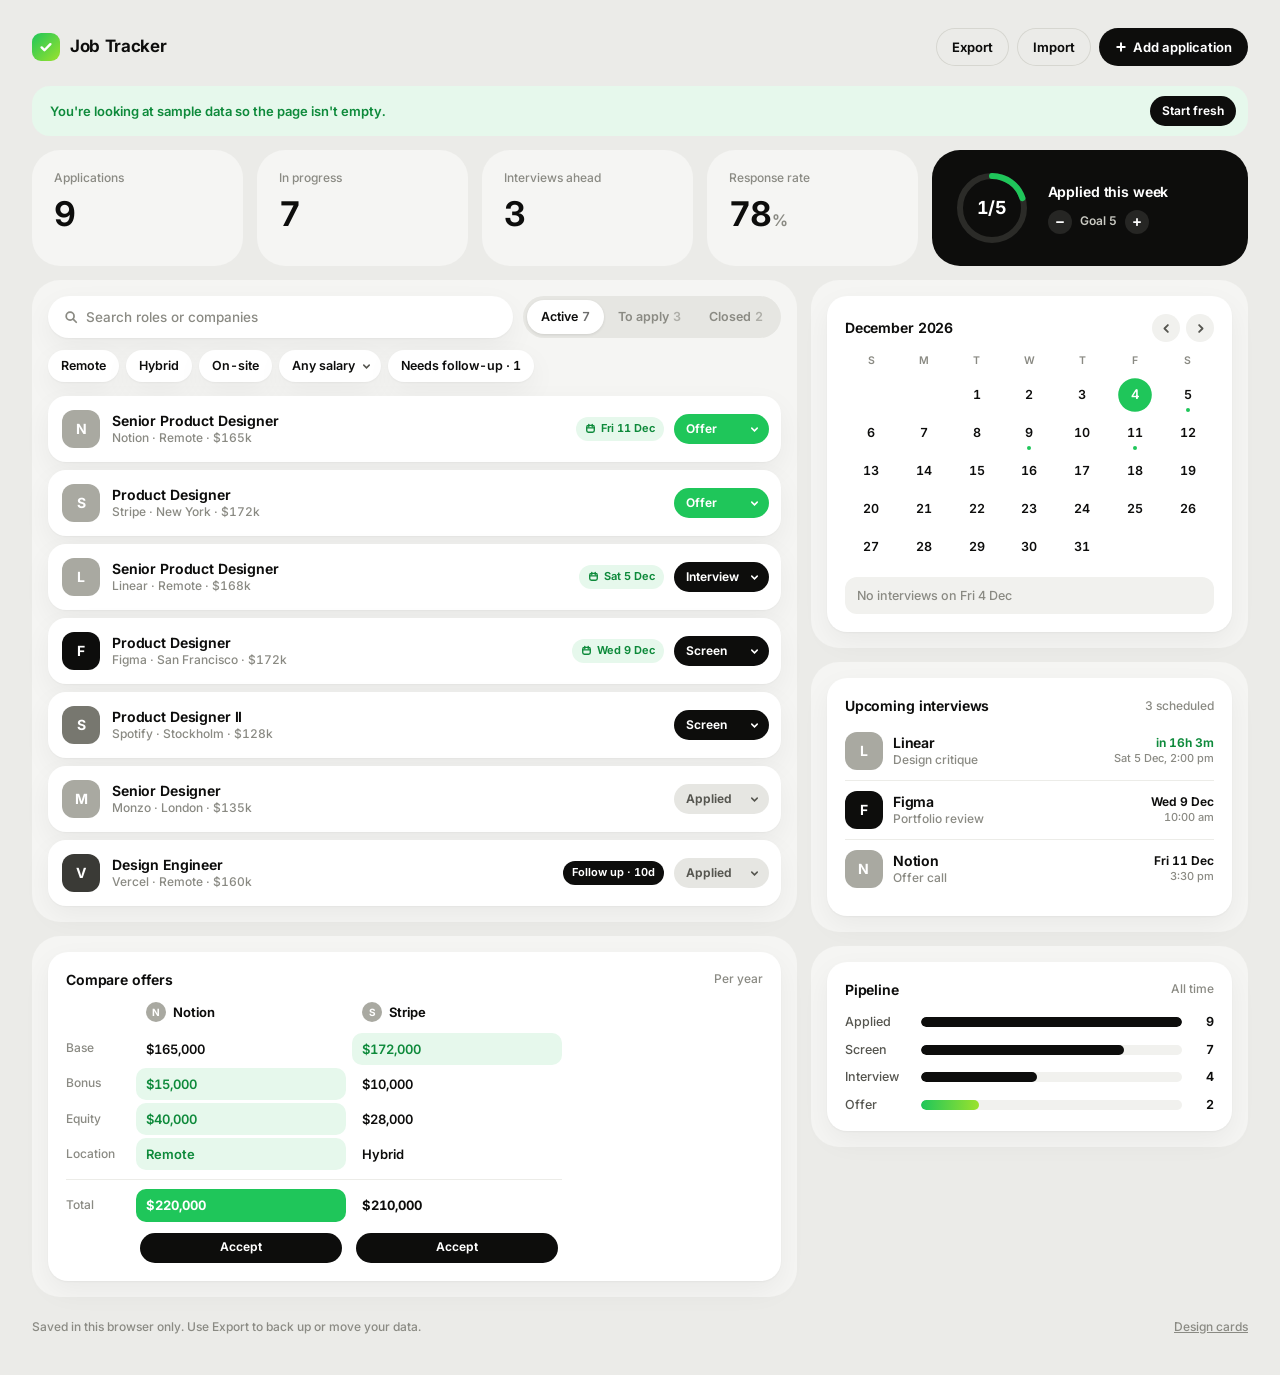
<file: index.html>
<!doctype html>
<html lang="en">
<head>
<meta charset="utf-8">
<meta name="viewport" content="width=device-width, initial-scale=1">
<title>Job Tracker</title>
<meta name="description" content="Track job applications, interviews and offers. Your data stays in your browser.">
<link rel="preconnect" href="https://fonts.gstatic.com" crossorigin>
<link rel="stylesheet" href="https://fonts.googleapis.com/css2?family=Inter:wght@400..700&display=swap">
<link rel="stylesheet" href="app.css">
</head>
<body>

<svg width="0" height="0" style="position:absolute" aria-hidden="true">
  <symbol id="check" viewBox="0 0 16 16"><path d="M3 8.5l3.2 3.2L13 4.8"/></symbol>
  <symbol id="left" viewBox="0 0 16 16"><path d="M10 3L5 8l5 5"/></symbol>
  <symbol id="right" viewBox="0 0 16 16"><path d="M6 3l5 5-5 5"/></symbol>
  <symbol id="plus" viewBox="0 0 16 16"><path d="M8 3v10M3 8h10"/></symbol>
  <symbol id="minus" viewBox="0 0 16 16"><path d="M3 8h10"/></symbol>
  <symbol id="x" viewBox="0 0 16 16"><path d="M4 4l8 8M12 4l-8 8"/></symbol>
  <symbol id="search" viewBox="0 0 16 16"><circle cx="7" cy="7" r="4.5"/><path d="M10.5 10.5L14 14"/></symbol>
  <symbol id="i-cal" viewBox="0 0 16 16"><rect x="2.5" y="3.5" width="11" height="10" rx="2.5"/><path d="M2.5 7h11M5.5 2v3M10.5 2v3"/></symbol>
</svg>

<div class="wrap">

  <header class="top">
    <div class="brand"><span class="logo"><svg class="ic"><use href="#check"/></svg></span>Job Tracker</div>
    <div class="top-actions">
      <button class="btn ghost" data-act="export">Export</button>
      <button class="btn ghost" data-act="import">Import</button>
      <button class="btn dark" data-act="new"><svg class="ic"><use href="#plus"/></svg>Add application</button>
      <input type="file" id="import-file" accept="application/json,.json" hidden>
    </div>
  </header>

  <div class="banner" id="banner" hidden>
    <span>You're looking at sample data so the page isn't empty.</span>
    <button class="btn small dark" data-act="clear-sample">Start fresh</button>
  </div>

  <section class="stats" id="stats" aria-label="Dashboard"></section>

  <div class="main">
    <div class="col-main">
      <section class="tile" aria-label="Applications">
        <div class="toolbar">
          <label class="field">
            <svg class="ic"><use href="#search"/></svg>
            <input id="q" type="search" placeholder="Search roles or companies" autocomplete="off">
          </label>
          <div class="seg" id="tabs" role="tablist"></div>
        </div>
        <div class="chips" id="chips"></div>
        <ul class="apps" id="apps"></ul>
      </section>

      <section class="tile" aria-label="Offer comparison">
        <div class="card">
          <div class="row"><h2 class="h grow">Compare offers</h2><span class="sub">Per year</span></div>
          <div id="offers"></div>
        </div>
      </section>
    </div>

    <aside class="col-side">
      <section class="tile" aria-label="Interview calendar">
        <div class="card" id="calendar"></div>
      </section>
      <section class="tile" aria-label="Upcoming interviews">
        <div class="card">
          <div class="row"><h2 class="h grow">Upcoming interviews</h2><span class="sub" id="up-count"></span></div>
          <ul class="ups" id="upcoming"></ul>
        </div>
      </section>
      <section class="tile" aria-label="Pipeline">
        <div class="card">
          <div class="row"><h2 class="h grow">Pipeline</h2><span class="sub">All time</span></div>
          <div class="fun" id="funnel"></div>
        </div>
      </section>
    </aside>
  </div>

  <footer class="foot">
    <span>Saved in this browser only. Use Export to back up or move your data.</span>
    <a href="cards.html">Design cards</a>
  </footer>
</div>

<dialog id="dlg" aria-labelledby="dlg-title">
  <form id="form" method="dialog" novalidate>
    <div class="dlg-head">
      <h2 class="h" id="dlg-title">Add application</h2>
      <button type="button" class="x" data-act="close" aria-label="Close"><svg class="ic"><use href="#x"/></svg></button>
    </div>

    <div class="dlg-body">
      <div class="grid2">
        <label class="f"><span>Company</span><input name="company" required maxlength="80" placeholder="Linear"></label>
        <label class="f"><span>Role</span><input name="role" required maxlength="100" placeholder="Senior Product Designer"></label>
        <label class="f"><span>Location</span><input name="location" maxlength="80" placeholder="New York"></label>
        <label class="f"><span>Work mode</span>
          <select name="mode"><option value="remote">Remote</option><option value="hybrid">Hybrid</option><option value="onsite">On-site</option></select>
        </label>
        <label class="f"><span>Salary (per year, $)</span><input name="salary" type="number" min="0" step="1000" inputmode="numeric" placeholder="165000"></label>
        <label class="f"><span>Job link</span><input name="url" type="url" maxlength="500" placeholder="https://"></label>
        <label class="f"><span>Status</span><select name="status" id="f-status"></select></label>
        <label class="f"><span>Applied on</span><input name="applied" type="date"></label>
      </div>

      <fieldset class="fs" id="offer-fs" hidden>
        <legend>Offer</legend>
        <div class="grid3">
          <label class="f"><span>Base</span><input name="base" type="number" min="0" step="1000" inputmode="numeric"></label>
          <label class="f"><span>Bonus</span><input name="bonus" type="number" min="0" step="500" inputmode="numeric"></label>
          <label class="f"><span>Equity / yr</span><input name="equity" type="number" min="0" step="500" inputmode="numeric"></label>
        </div>
      </fieldset>

      <fieldset class="fs">
        <legend>Interviews</legend>
        <ul class="sublist" id="iv-list"></ul>
        <div class="addrow iv">
          <input id="iv-date" type="date" aria-label="Interview date">
          <input id="iv-time" type="time" aria-label="Interview time">
          <input id="iv-type" maxlength="60" placeholder="Portfolio review" aria-label="Interview type">
          <button type="button" class="btn small" data-act="add-iv">Add</button>
        </div>
      </fieldset>

      <fieldset class="fs">
        <legend>Notes</legend>
        <ul class="sublist" id="note-list"></ul>
        <div class="addrow">
          <input id="note-text" maxlength="300" placeholder="Ask about team size" aria-label="Note">
          <button type="button" class="btn small" data-act="add-note">Add</button>
        </div>
      </fieldset>

      <p class="err" id="err" role="alert" hidden></p>
    </div>

    <div class="dlg-foot">
      <button type="button" class="btn danger" data-act="delete" id="btn-delete">Delete</button>
      <span class="grow"></span>
      <button type="button" class="btn ghost" data-act="close">Cancel</button>
      <button type="submit" class="btn green">Save</button>
    </div>
  </form>
</dialog>

<div class="toast" id="toast" role="status" aria-live="polite"></div>

<script src="app.js"></script>
</body>
</html>
</file>
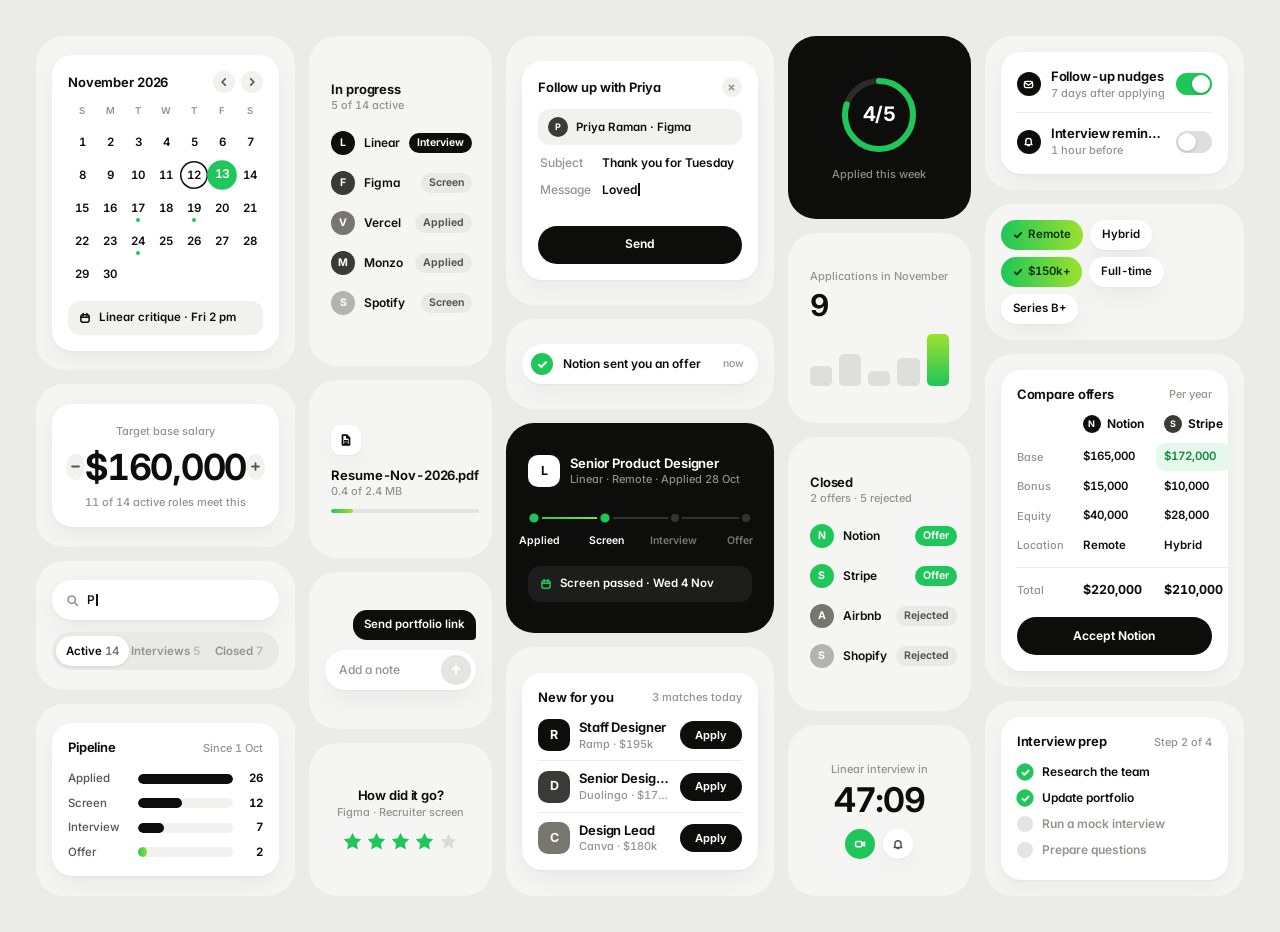
<file: cards.html>
<!doctype html>
<html lang="en">
<head>
<meta charset="utf-8">
<meta name="viewport" content="width=device-width, initial-scale=1">
<title>Job Tracker — Interface Cards</title>
<link rel="preconnect" href="https://fonts.gstatic.com" crossorigin>
<link rel="stylesheet" href="https://fonts.googleapis.com/css2?family=Inter:wght@400..700&display=swap">
<style>
  :root {
    --canvas: #ebebe8;
    --tile: #f5f5f3;
    --card: #ffffff;
    --ink: #0d0d0c;
    --ink-2: #55554f;
    --ink-3: #94948d;
    --line: #ecece8;
    --fill: #f1f1ee;
    --green: #1fc65a;
    --green-2: #9be22d;
    --green-tint: #e6f8ec;
    --green-ink: #0e8a3b;
    --shadow: 0 1px 2px rgba(13,13,12,.04), 0 10px 28px rgba(13,13,12,.05);
    --ease: cubic-bezier(.3,.7,.2,1);
    --spring: cubic-bezier(.34,1.56,.64,1);
  }
  * { box-sizing: border-box; margin: 0; padding: 0; }
  html { -webkit-text-size-adjust: 100%; }
  body {
    background: var(--canvas);
    color: var(--ink);
    font: 500 13px/1.35 Inter, "SF Pro Text", -apple-system, BlinkMacSystemFont, "Segoe UI", Roboto, "Helvetica Neue", Arial, sans-serif;
    -webkit-font-smoothing: antialiased;
    font-feature-settings: "tnum" 1, "cv11" 1;
    min-height: 100vh;
  }
  button { font: inherit; color: inherit; border: 0; background: none; cursor: default; }
  svg { display: block; }
  .ic { width: 14px; height: 14px; fill: none; stroke: currentColor; stroke-width: 2; stroke-linecap: round; stroke-linejoin: round; flex: none; }

  /* ---------- canvas ---------- */
  .board {
    max-width: 1440px; margin: 0 auto; padding: 36px;
    display: grid; gap: 14px;
    grid-template-columns: 1.22fr .86fr 1.26fr .86fr 1.22fr;
    align-items: stretch;
  }
  .col { display: flex; flex-direction: column; gap: 14px; min-width: 0; }
  .tile {
    position: relative; overflow: hidden;
    background: var(--tile); border-radius: 28px; padding: 16px;
    flex: 1 0 auto; display: grid; align-content: center; min-width: 0;
  }
  .tile.bare { padding: 22px 22px; }
  .tile.dark { background: var(--ink); color: #fff; }
  .card { background: var(--card); border-radius: 20px; padding: 16px; box-shadow: var(--shadow); min-width: 0; }
  .card + .card { margin-top: 10px; }

  .h { font-size: 13px; font-weight: 650; letter-spacing: -.01em; }
  .sub { font-size: 11px; color: var(--ink-3); font-weight: 500; }
  .row { display: flex; align-items: center; gap: 10px; min-width: 0; }
  .grow { flex: 1; min-width: 0; }
  .clip { white-space: nowrap; overflow: hidden; text-overflow: ellipsis; }
  .big { font-size: 40px; line-height: 1; font-weight: 680; letter-spacing: -.035em; }

  .av { width: 24px; height: 24px; border-radius: 50%; background: var(--ink); color: #fff; display: grid; place-items: center; font-size: 10.5px; font-weight: 700; flex: none; }
  .av.g2 { background: #3a3a36; } .av.g3 { background: #77776f; } .av.g4 { background: #b4b4ac; } .av.gr { background: var(--green); }
  .av.lg { width: 32px; height: 32px; font-size: 12.5px; border-radius: 10px; }

  .tapdot { position: absolute; width: 36px; height: 36px; margin: -18px 0 0 -18px; border-radius: 50%; background: rgba(120,120,115,.34); pointer-events: none; z-index: 5; animation: tap .55s var(--ease) forwards; }
  @keyframes tap { 0% { transform: scale(.35); opacity: 0; } 25% { opacity: 1; } 100% { transform: scale(1.15); opacity: 0; } }
  .is-press { transform: scale(.94); }
  .pressable { transition: transform .16s var(--ease), background .25s var(--ease), color .25s var(--ease), box-shadow .25s var(--ease); }

  .caret::after { content: ""; display: inline-block; width: 1.5px; height: 1.05em; background: var(--ink); margin-left: 1px; vertical-align: -2px; animation: blink 1s steps(1) infinite; }
  @keyframes blink { 50% { opacity: 0; } }

  /* ---------- 1 calendar ---------- */
  .cal-head { display: flex; align-items: center; justify-content: space-between; margin-bottom: 12px; }
  .cal-nav { display: flex; gap: 6px; }
  .cal-nav span { width: 22px; height: 22px; border-radius: 50%; background: var(--fill); display: grid; place-items: center; color: var(--ink-2); }
  .cal-nav .ic { width: 10px; height: 10px; stroke-width: 2.6; }
  .cal-grid { display: grid; grid-template-columns: repeat(7, 1fr); row-gap: 3px; text-align: center; }
  .cal-grid b { font-size: 9.5px; font-weight: 600; color: var(--ink-3); padding-bottom: 6px; }
  .day { position: relative; height: 30px; display: grid; place-items: center; font-size: 11.5px; font-weight: 600; }
  .day span { width: 28px; height: 28px; border-radius: 50%; display: grid; place-items: center; transition: background .28s var(--ease), color .28s var(--ease), transform .28s var(--spring); }
  .day.today span { box-shadow: inset 0 0 0 1.5px var(--ink); }
  .day.has::after { content: ""; position: absolute; bottom: 1px; left: 50%; width: 4px; height: 4px; margin-left: -2px; border-radius: 50%; background: var(--green); transition: opacity .2s; }
  .day.sel span { background: var(--green); color: #fff; box-shadow: none; transform: scale(1.06); }
  .day.sel::after { opacity: 0; }
  .cal-event { margin-top: 12px; background: var(--fill); border-radius: 12px; padding: 9px 11px; display: flex; gap: 8px; align-items: center; font-size: 11.5px; font-weight: 600; }
  .cal-event .ic { width: 12px; height: 12px; }
  .swap { transition: opacity .2s var(--ease), transform .2s var(--ease); }
  .swap.out { opacity: 0; transform: translateY(4px); }

  /* ---------- 2 tabs ---------- */
  .seg { position: relative; display: grid; grid-template-columns: repeat(3, 1fr); background: #e9e9e5; border-radius: 999px; padding: 4px; }
  .seg button { position: relative; z-index: 1; height: 30px; font-size: 11.5px; font-weight: 600; color: var(--ink-3); transition: color .3s var(--ease); white-space: nowrap; }
  .seg button.on { color: var(--ink); }
  .seg button em { font-style: normal; opacity: .55; margin-left: 3px; }
  .seg i { position: absolute; top: 4px; bottom: 4px; left: 4px; width: calc((100% - 8px) / 3); background: #fff; border-radius: 999px; box-shadow: 0 1px 3px rgba(0,0,0,.1); transition: transform .42s var(--spring); }

  /* ---------- 3 target salary ---------- */
  .target { text-align: center; padding: 20px 14px 18px; }
  .target .line { display: flex; align-items: center; justify-content: space-between; margin: 10px 0 10px; }
  .rbtn { width: 26px; height: 26px; border-radius: 50%; background: var(--fill); display: grid; place-items: center; color: var(--ink-2); }
  .rbtn .ic { width: 11px; height: 11px; stroke-width: 2.6; }
  .target .big { font-size: 36px; }
  .bump { animation: bump .32s var(--spring); }
  @keyframes bump { 40% { transform: scale(1.06); } }

  /* ---------- 4 search ---------- */
  .field { display: flex; align-items: center; gap: 8px; height: 40px; padding: 0 14px; background: #fff; border-radius: 999px; box-shadow: var(--shadow); font-size: 12px; font-weight: 550; white-space: nowrap; overflow: hidden; }
  .field .ic { color: var(--ink-3); width: 13px; height: 13px; }
  .ph { color: var(--ink-3); font-weight: 500; }
  .count-pill { margin-left: auto; font-size: 10.5px; font-weight: 650; color: var(--green-ink); background: var(--green-tint); border-radius: 999px; padding: 3px 8px; opacity: 0; transform: scale(.8); transition: all .3s var(--spring); }
  .count-pill.on { opacity: 1; transform: none; }

  .bub { width: fit-content; max-width: 100%; margin: 0 0 10px auto; background: var(--ink); color: #fff; font-size: 11.5px; font-weight: 600; padding: 7px 11px; border-radius: 14px 14px 4px 14px; transform-origin: bottom right; transition: transform .4s var(--spring), opacity .25s var(--ease); }
  .bub.off { transform: scale(.6) translateY(10px); opacity: 0; }
  .send { width: 30px; height: 30px; border-radius: 50%; background: #e4e4e0; color: #fff; display: grid; place-items: center; flex: none; margin-left: auto; }
  .send.ready { background: var(--green); }
  .send .ic { width: 12px; height: 12px; color: #fff; stroke-width: 2.6; }

  /* ---------- 5 funnel ---------- */
  .fun { display: grid; gap: 9px; margin-top: 14px; }
  .fun .r { display: grid; grid-template-columns: 62px 1fr 22px; align-items: center; gap: 8px; font-size: 11.5px; }
  .fun .r > span:first-child { color: var(--ink-2); }
  .fun .r > span:last-child { text-align: right; font-weight: 650; }
  .bar { height: 10px; border-radius: 999px; background: var(--fill); overflow: hidden; }
  .bar i { display: block; height: 100%; width: var(--w); border-radius: 999px; background: var(--ink); transform-origin: left; transition: transform .8s var(--ease); }
  .bar i.g { background: linear-gradient(90deg, var(--green), var(--green-2)); }
  .fun.reset .bar i { transform: scaleX(0); transition: none; }

  /* ---------- 6 in progress ---------- */
  .list { display: grid; gap: 4px; margin-top: 12px; }
  .li { display: flex; align-items: center; gap: 9px; padding: 6px 6px; margin: 0 -6px; border-radius: 12px; font-size: 12px; font-weight: 600; }
  .li.pressable.flash { background: #fff; box-shadow: var(--shadow); }
  .chip { margin-left: auto; font-size: 10.5px; font-weight: 650; padding: 3px 8px; border-radius: 999px; background: #e9e9e5; color: var(--ink-2); transition: background .3s var(--ease), color .3s var(--ease); white-space: nowrap; }
  .chip.g { background: var(--green); color: #fff; }
  .chip.k { background: var(--ink); color: #fff; }
  .chip.pop { animation: bump .36s var(--spring); }

  /* ---------- 7 upload ---------- */
  .doc { width: 30px; height: 30px; border-radius: 10px; background: #fff; box-shadow: var(--shadow); display: grid; place-items: center; margin-bottom: 12px; transition: background .3s, color .3s; }
  .doc.done { background: var(--green); color: #fff; }
  .prog { height: 4px; border-radius: 999px; background: #e4e4e0; margin-top: 10px; overflow: hidden; }
  .prog i { display: block; height: 100%; width: 0; border-radius: 999px; background: linear-gradient(90deg, var(--green), var(--green-2)); }

  /* ---------- 8 rating ---------- */
  .stars { display: flex; gap: 5px; justify-content: center; margin-top: 12px; }
  .stars svg { width: 19px; height: 19px; fill: #dcdcd7; transition: fill .2s, transform .3s var(--spring); }
  .stars svg.on { fill: var(--green); transform: scale(1.12); }

  /* ---------- 9 email sheet ---------- */
  .sheet-top { display: flex; align-items: center; justify-content: space-between; margin-bottom: 12px; }
  .x { width: 20px; height: 20px; border-radius: 50%; background: var(--fill); display: grid; place-items: center; color: var(--ink-3); }
  .x .ic { width: 9px; height: 9px; stroke-width: 2.8; }
  .to { display: flex; align-items: center; gap: 8px; background: var(--fill); border-radius: 12px; padding: 8px 10px; font-size: 11.5px; font-weight: 600; }
  .kv { display: flex; gap: 10px; align-items: baseline; padding: 10px 2px 0; font-size: 12px; }
  .kv > span:first-child { color: var(--ink-3); width: 52px; flex: none; }
  .kv > span:last-child { font-weight: 600; min-height: 32px; }
  .cta { width: 100%; height: 38px; margin-top: 12px; border-radius: 999px; background: var(--ink); color: #fff; font-size: 12px; font-weight: 650; display: flex; align-items: center; justify-content: center; gap: 6px; }
  .cta.sent { background: linear-gradient(90deg, var(--green), var(--green-2)); }
  .cta .ic { width: 12px; height: 12px; stroke-width: 2.8; }

  /* ---------- 10 notification ---------- */
  .note { display: flex; align-items: center; gap: 10px; background: #fff; border-radius: 999px; padding: 9px 14px 9px 9px; box-shadow: var(--shadow); font-size: 12px; font-weight: 600; transition: transform .5s var(--spring), opacity .3s var(--ease); }
  .note.off { transform: translateY(-70%) scale(.96); opacity: 0; transition-duration: .22s; }
  .okdot { width: 22px; height: 22px; border-radius: 50%; background: var(--green); color: #fff; display: grid; place-items: center; flex: none; }
  .okdot .ic { width: 11px; height: 11px; stroke-width: 3; }
  .note time { margin-left: auto; font-size: 10.5px; color: var(--ink-3); font-weight: 500; }

  /* ---------- 11 status ---------- */
  .status { padding: 22px; }
  .status .av.lg { background: #fff; color: var(--ink); }
  .status .sub { color: #8d8d86; }
  .track { position: relative; margin: 24px 6px 0; height: 14px; }
  .track::before, .track i { content: ""; position: absolute; left: 0; top: 6px; height: 2px; border-radius: 2px; }
  .track::before { right: 0; background: #33332f; }
  .track i { width: var(--p, 33.3%); background: linear-gradient(90deg, var(--green), var(--green-2)); transition: width .7s var(--ease); }
  .node { position: absolute; top: 0; width: 14px; height: 14px; margin-left: -7px; border-radius: 50%; background: #33332f; border: 3px solid var(--ink); display: grid; place-items: center; transition: background .3s var(--ease) .35s, transform .4s var(--spring) .35s; }
  .node.on { background: var(--green); transform: scale(1.15); }
  .steps { display: grid; grid-template-columns: repeat(4, 1fr); margin: 9px -22px 0; font-size: 10.5px; color: #77776f; font-weight: 600; }
  .steps span { text-align: center; transition: color .3s; }
  .steps span.on { color: #fff; }
  .status-foot { margin-top: 18px; background: #1d1d1b; border-radius: 12px; padding: 10px 12px; display: flex; align-items: center; gap: 8px; font-size: 11.5px; font-weight: 600; }
  .status-foot .ic { color: var(--green); width: 12px; height: 12px; }

  /* ---------- 12 new jobs ---------- */
  .job { display: flex; align-items: center; gap: 9px; padding: 9px 0; }
  .job + .job { border-top: 1px solid var(--line); }
  .job:last-child { padding-bottom: 0; }
  .apply { height: 28px; padding: 0 10px; border-radius: 999px; background: var(--ink); color: #fff; font-size: 11px; font-weight: 650; display: flex; align-items: center; gap: 4px; flex: none; width: 62px; justify-content: center; }
  .apply.done { background: var(--green-tint); color: var(--green-ink); }
  .apply .ic { width: 10px; height: 10px; stroke-width: 3; }

  /* ---------- 13 ring ---------- */
  .ringwrap { text-align: center; padding: 6px 0; }
  .ring { position: relative; width: 84px; height: 84px; margin: 0 auto 10px; }
  .ring svg { width: 84px; height: 84px; transform: rotate(-90deg); }
  .ring circle { fill: none; stroke-width: 6; }
  .ring .bg { stroke: #2b2b28; }
  .ring .fg { stroke: var(--green); stroke-linecap: round; stroke-dasharray: 213.6; stroke-dashoffset: 42.7; transition: stroke-dashoffset .8s var(--ease); }
  .ring b { position: absolute; inset: 0; display: grid; place-items: center; font-size: 20px; font-weight: 700; letter-spacing: -.02em; }

  /* ---------- 14 stats ---------- */
  .bars { display: flex; align-items: flex-end; gap: 7px; height: 52px; margin-top: 14px; }
  .bars i { flex: 1; height: var(--h); border-radius: 5px; background: #dededa; transform-origin: bottom; transition: height .7s var(--ease); }
  .bars i.g { background: linear-gradient(0deg, var(--green), var(--green-2)); }

  /* ---------- 15 outcomes ---------- */
  .li .name { transition: color .3s, opacity .3s; }
  .li.arch .name { text-decoration: line-through; color: var(--ink-3); }
  .li.arch .av { opacity: .4; }

  /* ---------- 16 countdown ---------- */
  .timer { text-align: center; }
  .timer .big { font-size: 34px; margin: 6px 0 12px; color: var(--ink); }
  .tbtns { display: flex; gap: 8px; justify-content: center; }
  .cbtn { width: 30px; height: 30px; border-radius: 50%; display: grid; place-items: center; background: #fff; box-shadow: var(--shadow); color: var(--ink-2); }
  .cbtn.go { background: var(--green); color: #fff; box-shadow: none; }
  .cbtn.set { background: var(--ink); color: #fff; }
  .cbtn .ic { width: 12px; height: 12px; }

  /* ---------- 17 toggles ---------- */
  .tg { display: flex; align-items: center; gap: 10px; }
  .tg + .tg { margin-top: 12px; padding-top: 12px; border-top: 1px solid var(--line); }
  .sw { width: 36px; height: 22px; border-radius: 999px; background: #dededa; position: relative; flex: none; transition: background .3s var(--ease); }
  .sw::after { content: ""; position: absolute; top: 2px; left: 2px; width: 18px; height: 18px; border-radius: 50%; background: #fff; box-shadow: 0 1px 3px rgba(0,0,0,.2); transition: transform .38s var(--spring); }
  .sw.on { background: var(--green); }
  .sw.on::after { transform: translateX(14px); }
  .ico { width: 24px; height: 24px; border-radius: 50%; background: var(--ink); color: #fff; display: grid; place-items: center; flex: none; }
  .ico .ic { width: 11px; height: 11px; }

  /* ---------- 18 chips ---------- */
  .chips { display: flex; flex-wrap: wrap; gap: 7px; }
  .fc { height: 30px; padding: 0 12px; border-radius: 999px; background: #fff; box-shadow: var(--shadow); font-size: 11.5px; font-weight: 600; display: inline-flex; align-items: center; gap: 0; }
  .fc .ic { width: 0; height: 10px; stroke-width: 3; opacity: 0; transition: width .25s var(--ease), opacity .2s, margin .25s var(--ease); }
  .fc.on { background: linear-gradient(90deg, var(--green), var(--green-2)); color: #06310f; box-shadow: none; }
  .fc.on .ic { width: 10px; opacity: 1; margin-right: 5px; }

  /* ---------- 19 offers ---------- */
  .cmp { display: grid; grid-template-columns: 54px 1fr 1fr; align-items: center; row-gap: 2px; column-gap: 4px; margin-top: 12px; font-size: 11.5px; }
  .cmp .lab { color: var(--ink-3); font-size: 11px; }
  .cmp .hd { display: flex; align-items: center; gap: 6px; font-weight: 650; padding: 0 8px 8px; font-size: 12px; }
  .cmp .hd .av { width: 18px; height: 18px; font-size: 9px; }
  .cmp .v { padding: 6px 8px; border-radius: 9px; font-weight: 600; transition: background .3s var(--ease), color .3s var(--ease); white-space: nowrap; }
  .cmp .v.win { background: var(--green-tint); color: var(--green-ink); }
  .cmp .tot { font-weight: 700; font-size: 12.5px; }
  .cmp .tot.win { background: var(--green); color: #fff; }
  .cmp .rule { grid-column: 1 / -1; height: 1px; background: var(--line); margin: 6px 0; }

  /* ---------- 20 checklist ---------- */
  .ck { display: flex; align-items: center; gap: 9px; font-size: 12px; font-weight: 600; padding: 5px 0; transition: color .3s; }
  .ck.todo { color: var(--ink-3); }
  .ck i { width: 16px; height: 16px; border-radius: 50%; background: #e4e4e0; display: grid; place-items: center; color: #fff; flex: none; transition: background .3s var(--ease), transform .35s var(--spring); }
  .ck i .ic { width: 9px; height: 9px; stroke-width: 3.2; opacity: 0; transition: opacity .2s; }
  .ck.done i { background: var(--green); transform: scale(1.08); }
  .ck.done i .ic { opacity: 1; }

  /* ---------- responsive ---------- */
  @media (max-width: 1180px) {
    .board { display: block; columns: 3; column-gap: 14px; padding: 24px; }
    .col { display: contents; }
    .tile { break-inside: avoid; margin-bottom: 14px; }
  }
  @media (max-width: 820px) { .board { columns: 2; column-gap: 12px; padding: 16px; } .tile { margin-bottom: 12px; } }
  @media (max-width: 520px) { .board { columns: 1; } }
  @media (prefers-reduced-motion: reduce) {
    *, *::before, *::after { animation: none !important; transition: none !important; }
  }
</style>
</head>
<body>

<svg width="0" height="0" style="position:absolute" aria-hidden="true">
  <symbol id="check" viewBox="0 0 16 16"><path d="M3 8.5l3.2 3.2L13 4.8"/></symbol>
  <symbol id="left" viewBox="0 0 16 16"><path d="M10 3L5 8l5 5"/></symbol>
  <symbol id="right" viewBox="0 0 16 16"><path d="M6 3l5 5-5 5"/></symbol>
  <symbol id="plus" viewBox="0 0 16 16"><path d="M8 3v10M3 8h10"/></symbol>
  <symbol id="minus" viewBox="0 0 16 16"><path d="M3 8h10"/></symbol>
  <symbol id="x" viewBox="0 0 16 16"><path d="M4 4l8 8M12 4l-8 8"/></symbol>
  <symbol id="search" viewBox="0 0 16 16"><circle cx="7" cy="7" r="4.5"/><path d="M10.5 10.5L14 14"/></symbol>
  <symbol id="i-cal" viewBox="0 0 16 16"><rect x="2.5" y="3.5" width="11" height="10" rx="2.5"/><path d="M2.5 7h11M5.5 2v3M10.5 2v3"/></symbol>
  <symbol id="file" viewBox="0 0 16 16"><path d="M4 2.5h5l3 3v8H4zM9 2.5v3h3M6.5 9h3M6.5 11.5h3"/></symbol>
  <symbol id="bell" viewBox="0 0 16 16"><path d="M4 11V7.5a4 4 0 018 0V11l1 1.5H3zM6.8 14h2.4"/></symbol>
  <symbol id="video" viewBox="0 0 16 16"><rect x="2" y="4.5" width="8.5" height="7" rx="2"/><path d="M10.5 7.2L14 5.5v5l-3.5-1.7"/></symbol>
  <symbol id="mail" viewBox="0 0 16 16"><rect x="2" y="3.5" width="12" height="9" rx="2.5"/><path d="M2.5 5l5.5 4 5.5-4"/></symbol>
  <symbol id="up" viewBox="0 0 16 16"><path d="M8 13V3M3.5 7.5L8 3l4.5 4.5"/></symbol>
  <symbol id="star" viewBox="0 0 20 20"><path d="M10 1.8l2.5 5.2 5.7.8-4.1 4 1 5.7L10 14.8l-5.1 2.7 1-5.7-4.1-4 5.7-.8z"/></symbol>
</svg>

<main class="board">

  <!-- ============ column 1 ============ -->
  <div class="col">

    <section class="tile" id="t-cal" aria-label="Interview calendar">
      <div class="card">
        <div class="cal-head">
          <span class="h">November 2026</span>
          <span class="cal-nav"><span><svg class="ic"><use href="#left"/></svg></span><span><svg class="ic"><use href="#right"/></svg></span></span>
        </div>
        <div class="cal-grid" id="cal"></div>
        <div class="cal-event"><svg class="ic"><use href="#i-cal"/></svg><span class="swap clip" id="cal-ev">Linear critique · Fri 2 pm</span></div>
      </div>
    </section>

    <section class="tile" id="t-target" aria-label="Target salary">
      <div class="card target">
        <div class="sub">Target base salary</div>
        <div class="line">
          <button class="rbtn pressable" id="t-minus"><svg class="ic"><use href="#minus"/></svg></button>
          <div class="big" id="t-val">$160,000</div>
          <button class="rbtn pressable" id="t-plus"><svg class="ic"><use href="#plus"/></svg></button>
        </div>
        <div class="sub swap" id="t-sub">11 of 14 active roles meet this</div>
      </div>
    </section>

    <section class="tile" id="t-search" aria-label="Search and filter applications">
      <div>
        <div class="field">
          <svg class="ic"><use href="#search"/></svg>
          <span id="s-text" class="ph">Search roles or companies</span>
          <span class="count-pill" id="s-count">6 roles</span>
        </div>
        <div class="seg" id="seg" style="margin-top:12px">
          <i></i>
          <button class="on">Active<em>14</em></button>
          <button>Interviews<em>5</em></button>
          <button>Closed<em>7</em></button>
        </div>
      </div>
    </section>

    <section class="tile" id="t-fun" aria-label="Pipeline">
      <div class="card">
        <div class="row"><span class="h grow">Pipeline</span><span class="sub">Since 1 Oct</span></div>
        <div class="fun" id="fun">
          <div class="r"><span>Applied</span><div class="bar"><i style="--w:100%"></i></div><span data-n="26">26</span></div>
          <div class="r"><span>Screen</span><div class="bar"><i style="--w:46%"></i></div><span data-n="12">12</span></div>
          <div class="r"><span>Interview</span><div class="bar"><i style="--w:27%"></i></div><span data-n="7">7</span></div>
          <div class="r"><span>Offer</span><div class="bar"><i class="g" style="--w:9%"></i></div><span data-n="2">2</span></div>
        </div>
      </div>
    </section>
  </div>

  <!-- ============ column 2 ============ -->
  <div class="col">

    <section class="tile bare" id="t-prog" aria-label="Applications in progress">
      <div>
        <div class="h">In progress</div>
        <div class="sub">5 of 14 active</div>
        <div class="list" id="prog">
          <div class="li pressable"><span class="av">L</span><span class="name clip">Linear</span><span class="chip k">Interview</span></div>
          <div class="li pressable"><span class="av g2">F</span><span class="name clip">Figma</span><span class="chip">Screen</span></div>
          <div class="li pressable"><span class="av g3">V</span><span class="name clip">Vercel</span><span class="chip">Applied</span></div>
          <div class="li pressable"><span class="av g2">M</span><span class="name clip">Monzo</span><span class="chip">Applied</span></div>
          <div class="li pressable"><span class="av g4">S</span><span class="name clip">Spotify</span><span class="chip">Screen</span></div>
        </div>
      </div>
    </section>

    <section class="tile bare" id="t-up" aria-label="Résumé upload">
      <div>
        <div class="doc" id="up-ic"><svg class="ic"><use href="#file"/></svg></div>
        <div class="h clip">Resume-Nov-2026.pdf</div>
        <div class="sub" id="up-sub">1.8 of 2.4 MB</div>
        <div class="prog"><i id="up-bar" style="width:75%"></i></div>
      </div>
    </section>

    <section class="tile" id="t-nt" aria-label="Add a note">
      <div>
        <div class="bub" id="nt-bub">Send portfolio link</div>
        <div class="field" style="padding-right:5px">
          <span id="nt-text" class="ph grow">Add a note</span>
          <button class="send pressable" id="nt-send"><svg class="ic"><use href="#up"/></svg></button>
        </div>
      </div>
    </section>

    <section class="tile bare" id="t-rate" aria-label="Interview rating">
      <div style="text-align:center">
        <div class="h">How did it go?</div>
        <div class="sub swap" id="rate-sub">Figma · Recruiter screen</div>
        <div class="stars" id="stars">
          <svg class="on"><use href="#star"/></svg><svg class="on"><use href="#star"/></svg><svg class="on"><use href="#star"/></svg><svg class="on"><use href="#star"/></svg><svg><use href="#star"/></svg>
        </div>
      </div>
    </section>
  </div>

  <!-- ============ column 3 ============ -->
  <div class="col">

    <section class="tile" id="t-mail" aria-label="Follow-up email">
      <div class="card">
        <div class="sheet-top"><span class="h">Follow up with Priya</span><span class="x"><svg class="ic"><use href="#x"/></svg></span></div>
        <div class="to"><span class="av g2" style="width:20px;height:20px;font-size:9px">P</span><span class="clip">Priya Raman · Figma</span></div>
        <div class="kv"><span>Subject</span><span style="min-height:0">Thank you for Tuesday</span></div>
        <div class="kv"><span>Message</span><span id="m-text">Loved meeting the team. Happy to share more work.</span></div>
        <button class="cta pressable" id="m-send"><span>Send</span></button>
      </div>
    </section>

    <section class="tile" id="t-note" aria-label="Offer notification">
      <div class="note" id="note"><span class="okdot"><svg class="ic"><use href="#check"/></svg></span><span class="clip" id="note-t">Notion sent you an offer</span><time id="note-w">now</time></div>
    </section>

    <section class="tile dark status" id="t-status" aria-label="Application status">
      <div>
        <div class="row">
          <span class="av lg">L</span>
          <div class="grow"><div class="h clip">Senior Product Designer</div><div class="sub clip">Linear · Remote · Applied 28 Oct</div></div>
        </div>
        <div class="track" id="track"><i></i>
          <span class="node on" style="left:0"></span><span class="node on" style="left:33.33%"></span><span class="node" style="left:66.66%"></span><span class="node" style="left:100%"></span>
        </div>
        <div class="steps" id="steps"><span class="on">Applied</span><span class="on">Screen</span><span>Interview</span><span>Offer</span></div>
        <div class="status-foot"><svg class="ic"><use href="#i-cal"/></svg><span class="swap clip" id="st-foot">Screen passed · Wed 4 Nov</span></div>
      </div>
    </section>

    <section class="tile" id="t-jobs" aria-label="New jobs to apply to">
      <div class="card">
        <div class="row" style="margin-bottom:4px"><span class="h grow">New for you</span><span class="sub">3 matches today</span></div>
        <div class="job"><span class="av lg">R</span><div class="grow"><div class="h clip">Staff Designer</div><div class="sub clip">Ramp · $195k</div></div><button class="apply pressable">Apply</button></div>
        <div class="job"><span class="av lg g2">D</span><div class="grow"><div class="h clip">Senior Designer</div><div class="sub clip">Duolingo · $175k</div></div><button class="apply pressable">Apply</button></div>
        <div class="job"><span class="av lg g3">C</span><div class="grow"><div class="h clip">Design Lead</div><div class="sub clip">Canva · $180k</div></div><button class="apply pressable">Apply</button></div>
      </div>
    </section>
  </div>

  <!-- ============ column 4 ============ -->
  <div class="col">

    <section class="tile dark" id="t-ring" aria-label="Weekly goal">
      <div class="ringwrap">
        <div class="ring"><svg viewBox="0 0 84 84"><circle class="bg" cx="42" cy="42" r="34"/><circle class="fg" id="ring-fg" cx="42" cy="42" r="34"/></svg><b id="ring-n">4/5</b></div>
        <div class="sub" style="color:#8d8d86">Applied this week</div>
      </div>
    </section>

    <section class="tile bare" id="t-stats" aria-label="Dashboard">
      <div>
        <div class="sub">Applications in November</div>
        <div class="big" id="st-n" style="font-size:30px;margin-top:6px">9</div>
        <div class="bars" id="bars"><i style="--h:38%"></i><i style="--h:62%"></i><i style="--h:30%"></i><i style="--h:54%"></i><i class="g" style="--h:100%"></i></div>
      </div>
    </section>

    <section class="tile bare" id="t-out" aria-label="Offers and rejections">
      <div>
        <div class="h">Closed</div>
        <div class="sub">2 offers · 5 rejected</div>
        <div class="list" id="out">
          <div class="li"><span class="av gr">N</span><span class="name clip">Notion</span><span class="chip g">Offer</span></div>
          <div class="li"><span class="av gr">S</span><span class="name clip">Stripe</span><span class="chip g">Offer</span></div>
          <div class="li pressable"><span class="av g3">A</span><span class="name clip">Airbnb</span><span class="chip">Rejected</span></div>
          <div class="li pressable"><span class="av g4">S</span><span class="name clip">Shopify</span><span class="chip">Rejected</span></div>
        </div>
      </div>
    </section>

    <section class="tile bare" id="t-timer" aria-label="Next interview countdown">
      <div class="timer">
        <div class="sub">Linear interview in</div>
        <div class="big" id="clock">47:10</div>
        <div class="tbtns">
          <button class="cbtn go pressable" id="join"><svg class="ic"><use href="#video"/></svg></button>
          <button class="cbtn pressable" id="remind"><svg class="ic"><use href="#bell"/></svg></button>
        </div>
      </div>
    </section>
  </div>

  <!-- ============ column 5 ============ -->
  <div class="col">

    <section class="tile" id="t-tg" aria-label="Reminders">
      <div class="card">
        <div class="tg"><span class="ico"><svg class="ic"><use href="#mail"/></svg></span><div class="grow"><div class="h clip">Follow-up nudges</div><div class="sub clip">7 days after applying</div></div><span class="sw on pressable"></span></div>
        <div class="tg"><span class="ico"><svg class="ic"><use href="#bell"/></svg></span><div class="grow"><div class="h clip">Interview reminders</div><div class="sub clip">1 hour before</div></div><span class="sw pressable"></span></div>
      </div>
    </section>

    <section class="tile" id="t-chips" aria-label="Job filters">
      <div class="chips" id="chips">
        <button class="fc pressable on"><svg class="ic"><use href="#check"/></svg>Remote</button>
        <button class="fc pressable"><svg class="ic"><use href="#check"/></svg>Hybrid</button>
        <button class="fc pressable on"><svg class="ic"><use href="#check"/></svg>$150k+</button>
        <button class="fc pressable"><svg class="ic"><use href="#check"/></svg>Full-time</button>
        <button class="fc pressable"><svg class="ic"><use href="#check"/></svg>Series B+</button>
      </div>
    </section>

    <section class="tile" id="t-cmp" aria-label="Offer comparison">
      <div class="card">
        <div class="row"><span class="h grow">Compare offers</span><span class="sub">Per year</span></div>
        <div class="cmp" id="cmp">
          <span></span>
          <span class="hd"><span class="av">N</span>Notion</span>
          <span class="hd"><span class="av g2">S</span>Stripe</span>

          <span class="lab">Base</span><span class="v">$165,000</span><span class="v win">$172,000</span>
          <span class="lab">Bonus</span><span class="v win">$15,000</span><span class="v">$10,000</span>
          <span class="lab">Equity</span><span class="v win">$40,000</span><span class="v">$28,000</span>
          <span class="lab">Location</span><span class="v win">Remote</span><span class="v">Hybrid</span>
          <span class="rule"></span>
          <span class="lab">Total</span><span class="v tot win">$220,000</span><span class="v tot">$210,000</span>
        </div>
        <button class="cta pressable" id="accept"><span>Accept Notion</span></button>
      </div>
    </section>

    <section class="tile" id="t-ck" aria-label="Interview prep">
      <div class="card">
        <div class="row" style="margin-bottom:8px"><span class="h grow">Interview prep</span><span class="sub" id="ck-step">Step 2 of 4</span></div>
        <div id="ck">
          <div class="ck done"><i><svg class="ic"><use href="#check"/></svg></i>Research the team</div>
          <div class="ck done"><i><svg class="ic"><use href="#check"/></svg></i>Update portfolio</div>
          <div class="ck todo"><i><svg class="ic"><use href="#check"/></svg></i>Run a mock interview</div>
          <div class="ck todo"><i><svg class="ic"><use href="#check"/></svg></i>Prepare questions</div>
        </div>
      </div>
    </section>
  </div>
</main>

<script>
(() => {
  const $ = (s, r = document) => r.querySelector(s);
  const $$ = (s, r = document) => [...r.querySelectorAll(s)];
  const sleep = ms => new Promise(r => setTimeout(r, ms));
  const CHECK = '<svg class="ic"><use href="#check"/></svg>';

  /* ---- calendar is built once, motion or not ---- */
  const cal = $('#cal');
  const events = {
    13: 'Linear critique · Fri 2 pm',
    17: 'Figma portfolio · Tue 10 am',
    19: 'Notion offer call · Thu 3:30 pm',
    24: 'Stripe team match · Tue 11 am'
  };
  cal.innerHTML = 'SMTWTFS'.split('').map(d => `<b>${d}</b>`).join('') +
    Array.from({ length: 30 }, (_, i) => {
      const d = i + 1; // 1 Nov 2026 is a Sunday
      return `<div class="day${d === 12 ? ' today' : ''}${events[d] ? ' has' : ''}${d === 13 ? ' sel' : ''}" data-d="${d}"><span>${d}</span></div>`;
    }).join('');

  if (matchMedia('(prefers-reduced-motion: reduce)').matches) return;

  /* ---- helpers ---- */
  async function tap(el) {
    const tile = el.closest('.tile');
    const tr = tile.getBoundingClientRect(), r = el.getBoundingClientRect();
    const dot = document.createElement('i');
    dot.className = 'tapdot';
    dot.style.left = (r.left + r.width / 2 - tr.left) + 'px';
    dot.style.top = (r.top + r.height / 2 - tr.top) + 'px';
    tile.appendChild(dot);
    el.classList.add('is-press');
    await sleep(170);
    el.classList.remove('is-press');
    setTimeout(() => dot.remove(), 600);
    await sleep(80);
  }
  async function type(el, text, speed = 48) {
    el.classList.add('caret');
    for (let i = 1; i <= text.length; i++) {
      el.textContent = text.slice(0, i);
      await sleep(speed + Math.random() * 40);
    }
  }
  async function swap(el, html) {
    el.classList.add('out');
    await sleep(200);
    el.innerHTML = html;
    el.classList.remove('out');
  }
  function count(el, from, to, ms = 700, fmt = v => v) {
    const t0 = performance.now();
    (function f(t) {
      const k = Math.min(1, (t - t0) / ms), e = 1 - Math.pow(1 - k, 3);
      el.textContent = fmt(Math.round(from + (to - from) * e));
      if (k < 1) requestAnimationFrame(f);
    })(t0);
  }
  function bump(el) { el.classList.remove('bump'); void el.offsetWidth; el.classList.add('bump'); }
  function loop(fn, delay = 0) {
    (async () => { await sleep(delay); for (;;) await fn(); })();
  }

  /* 1 calendar */
  loop(async () => {
    for (const d of [17, 19, 24, 13]) {
      await sleep(1700);
      const el = $(`.day[data-d="${d}"]`, cal);
      await tap(el);
      $$('.day.sel', cal).forEach(x => x.classList.remove('sel'));
      el.classList.add('sel');
      await swap($('#cal-ev'), events[d]);
    }
  }, 300);

  /* 2 segmented tabs */
  loop(async () => {
    const btns = $$('#seg button'), pill = $('#seg i');
    for (const i of [1, 2, 0]) {
      await sleep(1500);
      await tap(btns[i]);
      btns.forEach((b, j) => b.classList.toggle('on', j === i));
      pill.style.transform = `translateX(${i * 100}%)`;
    }
  }, 900);

  /* 3 target salary */
  loop(async () => {
    const val = $('#t-val'), sub = $('#t-sub');
    const meets = { 160: 11, 165: 9, 170: 8, 175: 6 };
    let v = 160;
    const set = async n => {
      v = n;
      val.textContent = '$' + (n * 1000).toLocaleString('en-US');
      bump(val);
      sub.textContent = `${meets[n]} of 14 active roles meet this`;
    };
    await sleep(1400);
    for (const n of [165, 170, 175]) { await tap($('#t-plus')); await set(n); await sleep(520); }
    await sleep(1300);
    for (const n of [170, 165, 160]) { await tap($('#t-minus')); await set(n); await sleep(420); }
  }, 500);

  /* 4 search */
  loop(async () => {
    const t = $('#s-text'), c = $('#s-count');
    await sleep(1200);
    t.className = ''; t.textContent = '';
    await type(t, 'Product designer, remote');
    await sleep(250);
    c.classList.add('on');
    await sleep(2400);
    c.classList.remove('on');
    for (let s = t.textContent; s.length; s = s.slice(0, -1)) { t.textContent = s.slice(0, -1); await sleep(16); }
    t.className = 'ph'; t.textContent = 'Search roles or companies';
  }, 200);

  /* note composer */
  loop(async () => {
    const t = $('#nt-text'), b = $('#nt-send'), bub = $('#nt-bub');
    for (const msg of ['Ask about team size', 'Send portfolio link']) {
      await sleep(1700);
      t.className = 'grow'; t.textContent = '';
      b.classList.add('ready');
      await type(t, msg);
      await sleep(350);
      await tap(b);
      t.className = 'ph grow'; t.classList.remove('caret'); t.textContent = 'Add a note';
      b.classList.remove('ready');
      bub.classList.add('off');
      await sleep(180);
      bub.textContent = msg;
      bub.classList.remove('off');
      await sleep(1600);
    }
  }, 2200);

  /* 5 funnel */
  loop(async () => {
    const f = $('#fun');
    f.classList.add('reset');
    $$('[data-n]', f).forEach(n => n.textContent = '0');
    await sleep(350);
    f.classList.remove('reset');
    const rows = $$('.r', f);
    rows.forEach((r, i) => {
      $('i', r).style.transitionDelay = i * 130 + 'ms';
      const n = $('[data-n]', r);
      setTimeout(() => count(n, 0, +n.dataset.n, 750), i * 130);
    });
    await sleep(5200);
  }, 1500);

  /* 6 in progress */
  loop(async () => {
    const rows = $$('#prog .li');
    const move = async (i, label, cls) => {
      await tap(rows[i]);
      rows[i].classList.add('flash');
      const c = $('.chip', rows[i]);
      c.textContent = label; c.className = 'chip pop ' + cls;
      await sleep(900);
      rows[i].classList.remove('flash');
    };
    await sleep(1600);
    await move(2, 'Screen', 'g');
    await sleep(1100);
    await move(1, 'Interview', 'g');
    await sleep(2400);
    $('.chip', rows[2]).textContent = 'Applied'; $('.chip', rows[2]).className = 'chip';
    $('.chip', rows[1]).textContent = 'Screen'; $('.chip', rows[1]).className = 'chip';
  }, 1100);

  /* 7 upload */
  loop(async () => {
    const bar = $('#up-bar'), sub = $('#up-sub'), ic = $('#up-ic');
    ic.classList.remove('done'); ic.innerHTML = '<svg class="ic"><use href="#file"/></svg>';
    bar.style.width = '0%';
    const t0 = performance.now(), dur = 2600;
    await new Promise(done => (function f(t) {
      const k = Math.min(1, (t - t0) / dur), e = k < .5 ? 2 * k * k : 1 - Math.pow(-2 * k + 2, 2) / 2;
      bar.style.width = e * 100 + '%';
      sub.textContent = (2.4 * e).toFixed(1) + ' of 2.4 MB';
      k < 1 ? requestAnimationFrame(f) : done();
    })(t0));
    ic.classList.add('done'); ic.innerHTML = CHECK;
    sub.textContent = 'Uploaded · 2.4 MB';
    await sleep(2600);
  }, 700);

  /* 8 rating */
  loop(async () => {
    const stars = $$('#stars svg'), sub = $('#rate-sub');
    stars.forEach(s => s.classList.remove('on'));
    sub.textContent = 'Figma · Recruiter screen';
    await sleep(1300);
    await tap(stars[3]);
    for (let i = 0; i < 4; i++) { stars[i].classList.add('on'); await sleep(90); }
    await swap(sub, 'Went well');
    await sleep(3000);
  }, 1900);

  /* 9 follow-up email */
  loop(async () => {
    const m = $('#m-text'), b = $('#m-send');
    b.classList.remove('sent'); b.innerHTML = '<span>Send</span>';
    m.textContent = '';
    await sleep(700);
    await type(m, 'Loved meeting the team. Happy to share more work.', 34);
    await sleep(450);
    m.classList.remove('caret');
    await tap(b);
    b.classList.add('sent'); b.innerHTML = CHECK + '<span>Sent</span>';
    await sleep(2600);
  }, 400);

  /* 10 notification */
  loop(async () => {
    const n = $('#note');
    for (const [t, w] of [['Figma moved you to Interview', '2m'], ['Stripe sent you an offer', '1h'], ['Notion sent you an offer', 'now']]) {
      await sleep(2600);
      n.classList.add('off');
      await sleep(230);
      $('#note-t').textContent = t; $('#note-w').textContent = w;
      n.classList.remove('off');
    }
  }, 1400);

  /* 11 application status */
  loop(async () => {
    const track = $('#track'), nodes = $$('.node', track), steps = $$('#steps span'), foot = $('#st-foot');
    const set = k => {
      $('i', track).style.width = (k - 1) / 3 * 100 + '%';
      nodes.forEach((n, i) => n.classList.toggle('on', i < k));
      steps.forEach((s, i) => s.classList.toggle('on', i < k));
    };
    set(2); foot.textContent = 'Screen passed · Wed 4 Nov';
    await sleep(1800);
    await tap(nodes[2]); set(3);
    await swap(foot, 'Design critique · Fri 13 Nov, 2:00 pm');
    await sleep(2200);
    await tap(nodes[3]); set(4);
    await swap(foot, 'Offer received · reply by Fri 20 Nov');
    await sleep(2800);
  }, 600);

  /* 12 new jobs */
  loop(async () => {
    const btns = $$('#t-jobs .apply');
    btns.forEach(b => { b.classList.remove('done'); b.textContent = 'Apply'; });
    for (const i of [0, 1]) {
      await sleep(1500);
      await tap(btns[i]);
      btns[i].classList.add('done'); btns[i].innerHTML = CHECK + 'Sent';
    }
    await sleep(2600);
  }, 1300);

  /* 13 weekly goal ring */
  loop(async () => {
    const fg = $('#ring-fg'), n = $('#ring-n'), C = 213.6;
    for (const k of [3, 4, 5]) {
      fg.style.strokeDashoffset = C * (1 - k / 5);
      n.textContent = k + '/5'; bump(n);
      await sleep(k === 5 ? 2600 : 1500);
    }
  }, 1500);

  /* 14 dashboard stat */
  loop(async () => {
    const last = $('#bars i.g'), n = $('#st-n');
    last.style.height = '46%'; n.textContent = '6';
    await sleep(900);
    last.style.height = '100%'; count(n, 6, 9, 700);
    await sleep(4300);
  }, 2100);

  /* 15 closed: archive a rejection */
  loop(async () => {
    const rows = $$('#out .li.pressable');
    for (const r of rows) {
      await sleep(1500);
      await tap(r);
      r.classList.add('arch'); $('.chip', r).textContent = 'Archived';
    }
    await sleep(2400);
    rows.forEach(r => { r.classList.remove('arch'); $('.chip', r).textContent = 'Rejected'; });
  }, 2300);

  /* 16 countdown */
  let secs = 47 * 60 + 10;
  setInterval(() => {
    secs = secs > 0 ? secs - 1 : 47 * 60 + 10;
    $('#clock').textContent = String(Math.floor(secs / 60)).padStart(2, '0') + ':' + String(secs % 60).padStart(2, '0');
  }, 1000);
  loop(async () => {
    const b = $('#remind');
    await sleep(2400);
    await tap(b); b.classList.add('set');
    await sleep(3000);
    await tap(b); b.classList.remove('set');
  }, 800);

  /* 17 reminder toggles */
  loop(async () => {
    const sw = $$('#t-tg .sw');
    await sleep(1500); await tap(sw[1]); sw[1].classList.add('on');
    await sleep(2300); await tap(sw[0]); sw[0].classList.remove('on');
    await sleep(1300); await tap(sw[0]); sw[0].classList.add('on');
    await sleep(1700); await tap(sw[1]); sw[1].classList.remove('on');
  }, 1000);

  /* 18 filter chips */
  loop(async () => {
    const c = $$('#chips .fc');
    for (const i of [3, 1, 0, 3, 1, 0]) {
      await sleep(1150);
      await tap(c[i]);
      c[i].classList.toggle('on');
    }
  }, 1700);

  /* 19 offer comparison */
  loop(async () => {
    const cells = $$('#cmp .v'), btn = $('#accept');
    const wins = [1, 2, 4, 6, 8]; // winning cell per row, in reading order
    cells.forEach(c => c.classList.remove('win'));
    btn.classList.remove('sent'); btn.innerHTML = '<span>Accept Notion</span>';
    await sleep(900);
    for (const w of wins) { cells[w].classList.add('win'); await sleep(480); }
    await sleep(900);
    await tap(btn);
    btn.classList.add('sent'); btn.innerHTML = CHECK + '<span>Accepted · $220,000</span>';
    await sleep(2800);
  }, 200);

  /* 20 prep checklist */
  loop(async () => {
    const items = $$('#ck .ck'), step = $('#ck-step');
    const set = k => {
      items.forEach((it, i) => { it.classList.toggle('done', i < k); it.classList.toggle('todo', i >= k); });
      step.textContent = k === 4 ? 'All done' : `Step ${k} of 4`;
    };
    set(2);
    for (const k of [3, 4]) { await sleep(1700); await tap($('i', items[k - 1])); set(k); }
    await sleep(2600);
  }, 1200);
})();
</script>
</body>
</html>
</file>
<file: app.css>
:root {
  --canvas: #ebebe8;
  --tile: #f5f5f3;
  --card: #ffffff;
  --ink: #0d0d0c;
  --ink-2: #55554f;
  --ink-3: #8a8a83;
  --line: #ecece8;
  --fill: #f1f1ee;
  --fill-2: #e6e6e2;
  --green: #1fc65a;
  --green-2: #9be22d;
  --green-tint: #e6f8ec;
  --green-ink: #0e8a3b;
  --red: #c4372b;
  --shadow: 0 1px 2px rgba(13,13,12,.04), 0 10px 28px rgba(13,13,12,.05);
  --ease: cubic-bezier(.3,.7,.2,1);
  --spring: cubic-bezier(.34,1.56,.64,1);
}
* { box-sizing: border-box; margin: 0; padding: 0; }
html { -webkit-text-size-adjust: 100%; }
body {
  background: var(--canvas); color: var(--ink);
  font: 500 14px/1.4 Inter, "SF Pro Text", -apple-system, BlinkMacSystemFont, "Segoe UI", Roboto, "Helvetica Neue", Arial, sans-serif;
  -webkit-font-smoothing: antialiased; font-feature-settings: "tnum" 1;
  min-height: 100vh;
}
button, input, select { font: inherit; color: inherit; }
button { border: 0; background: none; cursor: pointer; }
ul { list-style: none; }
a { color: inherit; }
svg { display: block; }
[hidden] { display: none !important; }
.ic { width: 14px; height: 14px; fill: none; stroke: currentColor; stroke-width: 2; stroke-linecap: round; stroke-linejoin: round; flex: none; }
:focus-visible { outline: 2px solid var(--ink); outline-offset: 2px; }

.wrap { max-width: 1280px; margin: 0 auto; padding: 28px 32px 40px; }
.h { font-size: 14px; font-weight: 650; letter-spacing: -.01em; }
.sub { font-size: 12px; color: var(--ink-3); font-weight: 500; }
.row { display: flex; align-items: center; gap: 10px; min-width: 0; }
.grow { flex: 1; min-width: 0; }
.clip { white-space: nowrap; overflow: hidden; text-overflow: ellipsis; }

/* ---------- header ---------- */
.top { display: flex; align-items: center; justify-content: space-between; gap: 12px; margin-bottom: 20px; flex-wrap: wrap; }
.brand { display: flex; align-items: center; gap: 10px; font-size: 17px; font-weight: 680; letter-spacing: -.02em; }
.logo { width: 28px; height: 28px; border-radius: 9px; background: linear-gradient(135deg, var(--green), var(--green-2)); color: #fff; display: grid; place-items: center; }
.logo .ic { stroke-width: 2.8; }
.top-actions { display: flex; gap: 8px; flex-wrap: wrap; }

.btn { height: 38px; padding: 0 16px; border-radius: 999px; font-size: 13px; font-weight: 650; display: inline-flex; align-items: center; justify-content: center; gap: 6px; white-space: nowrap; background: #fff; box-shadow: var(--shadow); transition: transform .15s var(--ease), background .2s, opacity .2s; }
.btn:active { transform: scale(.96); }
.btn.dark { background: var(--ink); color: #fff; box-shadow: none; }
.btn.green { background: linear-gradient(90deg, var(--green), var(--green-2)); color: #06310f; box-shadow: none; }
.btn.ghost { background: transparent; box-shadow: inset 0 0 0 1px #d6d6d0; }
.btn.danger { background: transparent; color: var(--red); box-shadow: none; padding: 0 8px; }
.btn.small { height: 30px; padding: 0 12px; font-size: 12px; }
.btn .ic { width: 12px; height: 12px; stroke-width: 2.6; }

.banner { display: flex; align-items: center; justify-content: space-between; gap: 12px; flex-wrap: wrap; background: var(--green-tint); color: var(--green-ink); border-radius: 18px; padding: 10px 12px 10px 18px; margin-bottom: 14px; font-size: 13px; font-weight: 600; }

/* ---------- tiles ---------- */
.tile { background: var(--tile); border-radius: 28px; padding: 16px; min-width: 0; }
.card { background: var(--card); border-radius: 20px; padding: 18px; box-shadow: var(--shadow); min-width: 0; }

/* ---------- stats ---------- */
.stats { display: grid; grid-template-columns: repeat(4, 1fr) 1.5fr; gap: 14px; margin-bottom: 14px; }
.stat { background: var(--tile); border-radius: 28px; padding: 20px 22px; min-width: 0; }
.stat .n { font-size: 34px; line-height: 1; font-weight: 680; letter-spacing: -.035em; margin-top: 10px; }
.stat .n small { font-size: 16px; font-weight: 650; letter-spacing: -.01em; color: var(--ink-3); margin-left: 2px; }
.stat.goal { background: var(--ink); color: #fff; display: flex; align-items: center; gap: 18px; }
.stat.goal .sub { color: #8d8d86; }
.ring { position: relative; width: 76px; height: 76px; flex: none; }
.ring svg { width: 76px; height: 76px; transform: rotate(-90deg); }
.ring circle { fill: none; stroke-width: 6; }
.ring .bg { stroke: #2b2b28; }
.ring .fg { stroke: var(--green); stroke-linecap: round; transition: stroke-dashoffset .7s var(--ease); }
.ring b { position: absolute; inset: 0; display: grid; place-items: center; font-size: 18px; font-weight: 700; letter-spacing: -.02em; }
.stepper { display: inline-flex; align-items: center; gap: 8px; margin-top: 8px; font-size: 12px; font-weight: 600; color: #c9c9c2; }
.stepper button { width: 24px; height: 24px; border-radius: 50%; background: #262624; color: #fff; display: grid; place-items: center; }
.stepper .ic { width: 10px; height: 10px; stroke-width: 2.8; }

/* ---------- layout ---------- */
.main { display: grid; grid-template-columns: minmax(0, 1.75fr) minmax(0, 1fr); gap: 14px; align-items: start; }
.col-main, .col-side { display: grid; gap: 14px; min-width: 0; }

/* ---------- toolbar ---------- */
.toolbar { display: grid; grid-template-columns: minmax(0, 1fr) auto; gap: 10px; align-items: center; }
.field { display: flex; align-items: center; gap: 8px; height: 42px; padding: 0 16px; background: #fff; border-radius: 999px; box-shadow: var(--shadow); }
.field .ic { color: var(--ink-3); }
.field input { flex: 1; min-width: 0; border: 0; outline: 0; background: none; font-size: 13.5px; font-weight: 550; }
.field input::placeholder { color: var(--ink-3); font-weight: 500; }
.field:focus-within { box-shadow: var(--shadow), 0 0 0 2px var(--ink); }
.seg { display: flex; background: var(--fill-2); border-radius: 999px; padding: 4px; }
.seg button { height: 34px; padding: 0 14px; border-radius: 999px; font-size: 12.5px; font-weight: 600; color: var(--ink-3); white-space: nowrap; transition: background .25s var(--ease), color .25s var(--ease); }
.seg button em { font-style: normal; opacity: .6; margin-left: 4px; }
.seg button[aria-selected="true"] { background: #fff; color: var(--ink); box-shadow: 0 1px 3px rgba(0,0,0,.1); }
.chips { display: flex; flex-wrap: wrap; gap: 7px; margin: 12px 0 14px; }
.fc { height: 32px; padding: 0 13px; border-radius: 999px; background: #fff; box-shadow: var(--shadow); font-size: 12.5px; font-weight: 600; display: inline-flex; align-items: center; gap: 5px; transition: background .2s, transform .15s var(--ease); }
.fc:active { transform: scale(.95); }
.fc .ic { width: 10px; height: 10px; stroke-width: 3; display: none; }
.fc[aria-pressed="true"] { background: linear-gradient(90deg, var(--green), var(--green-2)); color: #06310f; box-shadow: none; }
.fc[aria-pressed="true"] .ic { display: block; }
select.fc { appearance: none; -webkit-appearance: none; border: 0; padding-right: 26px; background: #fff url("data:image/svg+xml,%3Csvg xmlns='http://www.w3.org/2000/svg' viewBox='0 0 16 16' fill='none' stroke='%2355554f' stroke-width='2.2' stroke-linecap='round'%3E%3Cpath d='M4 6l4 4 4-4'/%3E%3C/svg%3E") no-repeat right 9px center / 11px; cursor: pointer; }
select.fc.on { background-color: var(--ink); color: #fff; background-image: url("data:image/svg+xml,%3Csvg xmlns='http://www.w3.org/2000/svg' viewBox='0 0 16 16' fill='none' stroke='%23fff' stroke-width='2.2' stroke-linecap='round'%3E%3Cpath d='M4 6l4 4 4-4'/%3E%3C/svg%3E"); box-shadow: none; }

/* ---------- application list ---------- */
.apps { display: grid; gap: 8px; }
.app { display: flex; align-items: center; gap: 10px; background: #fff; border-radius: 18px; padding: 8px 12px 8px 8px; box-shadow: var(--shadow); min-width: 0; animation: rise .35s var(--ease) both; }
@keyframes rise { from { opacity: 0; transform: translateY(6px); } }
.app-main { display: flex; align-items: center; gap: 12px; flex: 1; min-width: 0; text-align: left; padding: 6px; border-radius: 12px; }
.app-main:hover { background: var(--fill); }
.av { width: 38px; height: 38px; border-radius: 12px; background: var(--ink); color: #fff; display: grid; place-items: center; font-size: 14px; font-weight: 700; flex: none; }
.av.g1 { background: #3a3a36; } .av.g2 { background: #77776f; } .av.g3 { background: #a9a9a1; }
.av.sm { width: 20px; height: 20px; border-radius: 50%; font-size: 10px; }
.badge { font-size: 11px; font-weight: 650; padding: 4px 9px; border-radius: 999px; background: var(--fill); color: var(--ink-2); white-space: nowrap; flex: none; }
.badge.warn { background: var(--ink); color: #fff; }
.badge.cal { display: inline-flex; align-items: center; gap: 5px; background: var(--green-tint); color: var(--green-ink); }
.badge.cal .ic { width: 11px; height: 11px; }
.status { appearance: none; -webkit-appearance: none; border: 0; height: 30px; padding: 0 26px 0 12px; border-radius: 999px; font-size: 12px; font-weight: 650; cursor: pointer; flex: none; background: var(--fill-2) url("data:image/svg+xml,%3Csvg xmlns='http://www.w3.org/2000/svg' viewBox='0 0 16 16' fill='none' stroke='%2355554f' stroke-width='2.2' stroke-linecap='round'%3E%3Cpath d='M4 6l4 4 4-4'/%3E%3C/svg%3E") no-repeat right 9px center / 11px; color: var(--ink-2); }
.status.s-interview, .status.s-screen { background-color: var(--ink); color: #fff; background-image: url("data:image/svg+xml,%3Csvg xmlns='http://www.w3.org/2000/svg' viewBox='0 0 16 16' fill='none' stroke='%23fff' stroke-width='2.2' stroke-linecap='round'%3E%3Cpath d='M4 6l4 4 4-4'/%3E%3C/svg%3E"); }
.status.s-offer, .status.s-accepted { background-color: var(--green); color: #fff; background-image: url("data:image/svg+xml,%3Csvg xmlns='http://www.w3.org/2000/svg' viewBox='0 0 16 16' fill='none' stroke='%23fff' stroke-width='2.2' stroke-linecap='round'%3E%3Cpath d='M4 6l4 4 4-4'/%3E%3C/svg%3E"); }
.status option { color: var(--ink); background: #fff; }
.app.is-rejected .app-main .h { color: var(--ink-3); text-decoration: line-through; }
.empty { text-align: center; padding: 36px 16px; color: var(--ink-3); font-size: 13px; }
.empty b { display: block; color: var(--ink); font-size: 14px; font-weight: 650; margin-bottom: 4px; }

/* ---------- calendar ---------- */
.cal-head { display: flex; align-items: center; justify-content: space-between; margin-bottom: 12px; }
.cal-nav { display: flex; gap: 6px; }
.cal-nav button { width: 28px; height: 28px; border-radius: 50%; background: var(--fill); display: grid; place-items: center; color: var(--ink-2); }
.cal-nav .ic { width: 11px; height: 11px; stroke-width: 2.6; }
.cal-grid { display: grid; grid-template-columns: repeat(7, 1fr); row-gap: 2px; text-align: center; }
.cal-grid b { font-size: 10.5px; font-weight: 600; color: var(--ink-3); padding-bottom: 6px; }
.day { position: relative; height: 36px; display: grid; place-items: center; font-size: 12.5px; font-weight: 600; }
.day span { width: 32px; height: 32px; border-radius: 50%; display: grid; place-items: center; transition: background .2s var(--ease), color .2s var(--ease), transform .25s var(--spring); }
.day:hover span { background: var(--fill); }
.day.today span { box-shadow: inset 0 0 0 1.5px var(--ink); }
.day.has::after { content: ""; position: absolute; bottom: 1px; left: 50%; width: 4px; height: 4px; margin-left: -2px; border-radius: 50%; background: var(--green); }
.day.sel span { background: var(--green); color: #fff; box-shadow: none; transform: scale(1.05); }
.day.sel::after { opacity: 0; }
.cal-events { margin-top: 12px; display: grid; gap: 6px; }
.cal-event { background: var(--fill); border-radius: 12px; padding: 10px 12px; display: flex; gap: 8px; align-items: center; font-size: 12.5px; font-weight: 600; text-align: left; width: 100%; }
.cal-event.none { color: var(--ink-3); font-weight: 500; }
.cal-event .ic { width: 12px; height: 12px; }

/* ---------- upcoming ---------- */
.ups { display: grid; margin-top: 6px; }
.up { display: flex; align-items: center; gap: 10px; padding: 10px 0; text-align: left; width: 100%; }
li + li > .up { border-top: 1px solid var(--line); }
.up .when { margin-left: auto; text-align: right; font-size: 12px; font-weight: 650; white-space: nowrap; }
.up .when small { display: block; font-size: 11px; font-weight: 500; color: var(--ink-3); }
.up.next .when { color: var(--green-ink); }

/* ---------- funnel ---------- */
.fun { display: grid; gap: 10px; margin-top: 14px; }
.fun .r { display: grid; grid-template-columns: 68px 1fr 24px; align-items: center; gap: 8px; font-size: 12.5px; }
.fun .r > span:first-child { color: var(--ink-2); }
.fun .r > span:last-child { text-align: right; font-weight: 650; }
.bar { height: 10px; border-radius: 999px; background: var(--fill); overflow: hidden; }
.bar i { display: block; height: 100%; border-radius: 999px; background: var(--ink); transition: width .7s var(--ease); min-width: 0; }
.bar i.g { background: linear-gradient(90deg, var(--green), var(--green-2)); }

/* ---------- offers ---------- */
.cmp-scroll { overflow-x: auto; margin-top: 12px; }
.cmp { display: grid; grid-template-columns: 64px repeat(var(--n), minmax(120px, 210px)); align-items: center; row-gap: 3px; column-gap: 6px; font-size: 13px; min-width: min-content; }
.cmp .lab { color: var(--ink-3); font-size: 12px; }
.cmp .hd { display: flex; align-items: center; gap: 7px; font-weight: 650; padding: 0 10px 8px; white-space: nowrap; }
.cmp .v { padding: 7px 10px; border-radius: 10px; font-weight: 600; white-space: nowrap; }
.cmp .v.win { background: var(--green-tint); color: var(--green-ink); }
.cmp .tot { font-weight: 700; }
.cmp .tot.win { background: var(--green); color: #fff; }
.cmp .rule { grid-column: 1 / -1; height: 1px; background: var(--line); margin: 6px 0; }
.cmp .act { padding: 8px 4px 0; }
.cmp .act .btn { width: 100%; }
.cmp .accepted { display: inline-flex; align-items: center; gap: 5px; height: 30px; padding: 0 10px; font-size: 12px; font-weight: 650; color: var(--green-ink); }

/* ---------- dialog ---------- */
dialog { border: 0; padding: 0; margin: auto; background: #fff; color: var(--ink); border-radius: 28px; width: min(620px, calc(100vw - 24px)); max-height: calc(100dvh - 24px); box-shadow: 0 30px 80px rgba(0,0,0,.25); overflow: hidden; }
dialog[open] { display: flex; animation: pop .28s var(--spring); }
dialog::backdrop { background: rgba(13,13,12,.4); }
@keyframes pop { from { opacity: 0; transform: translateY(12px) scale(.97); } }
#form { display: flex; flex-direction: column; min-height: 0; width: 100%; }
.dlg-head { display: flex; align-items: center; justify-content: space-between; padding: 20px 22px 12px; }
.dlg-head .h { font-size: 17px; }
.x { width: 30px; height: 30px; border-radius: 50%; background: var(--fill); display: grid; place-items: center; color: var(--ink-2); }
.x .ic { width: 11px; height: 11px; stroke-width: 2.6; }
.dlg-body { padding: 4px 22px 16px; overflow-y: auto; }
.dlg-foot { display: flex; align-items: center; gap: 8px; padding: 14px 22px; border-top: 1px solid var(--line); }
.grid2 { display: grid; grid-template-columns: 1fr 1fr; gap: 12px; }
.grid3 { display: grid; grid-template-columns: repeat(3, 1fr); gap: 12px; }
.f { display: grid; gap: 5px; min-width: 0; }
.f > span { font-size: 12px; color: var(--ink-3); font-weight: 600; }
.f input, .f select, .addrow input { height: 40px; width: 100%; min-width: 0; border: 0; background: var(--fill); border-radius: 12px; padding: 0 12px; font-size: 13.5px; font-weight: 550; outline: 0; }
.f input:focus, .f select:focus, .addrow input:focus { box-shadow: 0 0 0 2px var(--ink); background: #fff; }
.f input.bad { box-shadow: 0 0 0 2px var(--red); }
.fs { border: 0; margin-top: 18px; }
.fs legend { font-size: 13px; font-weight: 650; margin-bottom: 8px; padding: 0; }
.sublist { display: grid; gap: 6px; margin-bottom: 8px; }
.sublist:empty { display: none; }
.sublist li { display: flex; align-items: center; gap: 8px; background: var(--fill); border-radius: 12px; padding: 8px 8px 8px 12px; font-size: 13px; font-weight: 550; }
.sublist li small { color: var(--ink-3); font-size: 11.5px; white-space: nowrap; }
.sublist .x { width: 22px; height: 22px; background: #fff; flex: none; }
.sublist .x .ic { width: 9px; height: 9px; }
.addrow { display: grid; grid-template-columns: 1fr auto; gap: 8px; align-items: center; }
.addrow.iv { grid-template-columns: 140px 110px 1fr auto; }
.addrow .btn { height: 40px; background: var(--ink); color: #fff; box-shadow: none; }
.err { color: var(--red); font-size: 12.5px; font-weight: 600; margin-top: 12px; }

.toast { position: fixed; left: 50%; bottom: 24px; transform: translate(-50%, 80px); background: var(--ink); color: #fff; font-size: 13px; font-weight: 600; padding: 10px 16px; border-radius: 999px; opacity: 0; transition: transform .4s var(--spring), opacity .25s; pointer-events: none; z-index: 20; max-width: calc(100vw - 32px); }
.toast.on { transform: translate(-50%, 0); opacity: 1; }

.foot { display: flex; justify-content: space-between; gap: 12px; flex-wrap: wrap; margin-top: 22px; font-size: 12px; color: var(--ink-3); }

/* ---------- responsive ---------- */
@media (max-width: 1080px) {
  .stats { grid-template-columns: repeat(4, 1fr); }
  .stat.goal { grid-column: 1 / -1; }
  .main { grid-template-columns: minmax(0, 1fr); }
  .col-side { grid-template-columns: repeat(2, minmax(0, 1fr)); align-items: start; }
  .col-side > :first-child { grid-row: span 2; }
}
@media (max-width: 720px) {
  .wrap { padding: 16px 16px 32px; }
  .stats { grid-template-columns: repeat(2, 1fr); gap: 10px; }
  .stat { border-radius: 22px; padding: 16px 18px; }
  .stat .n { font-size: 28px; }
  .tile { border-radius: 24px; padding: 12px; }
  .main, .col-main, .col-side { gap: 10px; }
  .col-side { grid-template-columns: minmax(0, 1fr); }
  .col-side > :first-child { grid-row: auto; }
  .toolbar { grid-template-columns: minmax(0, 1fr); }
  .seg button { flex: 1; padding: 0 8px; }
  .app { flex-wrap: wrap; padding: 8px; }
  .app-main { flex-basis: 100%; }
  .app > :nth-child(2) { margin-left: 56px; }
  .app { padding-bottom: 12px; }
  .cmp { grid-template-columns: 52px repeat(var(--n), minmax(96px, 1fr)); column-gap: 4px; }
  .cmp .v, .cmp .hd { padding-left: 8px; padding-right: 8px; }
  .card { padding: 16px; }
  .top-actions .btn.ghost { height: 34px; padding: 0 12px; }
  .grid2 { grid-template-columns: 1fr; }
  .addrow.iv { grid-template-columns: 1fr 1fr; }
  .addrow.iv #iv-type { grid-column: 1 / 2; }
}
@media (prefers-reduced-motion: reduce) {
  *, *::before, *::after { animation: none !important; transition: none !important; }
}
</file>
